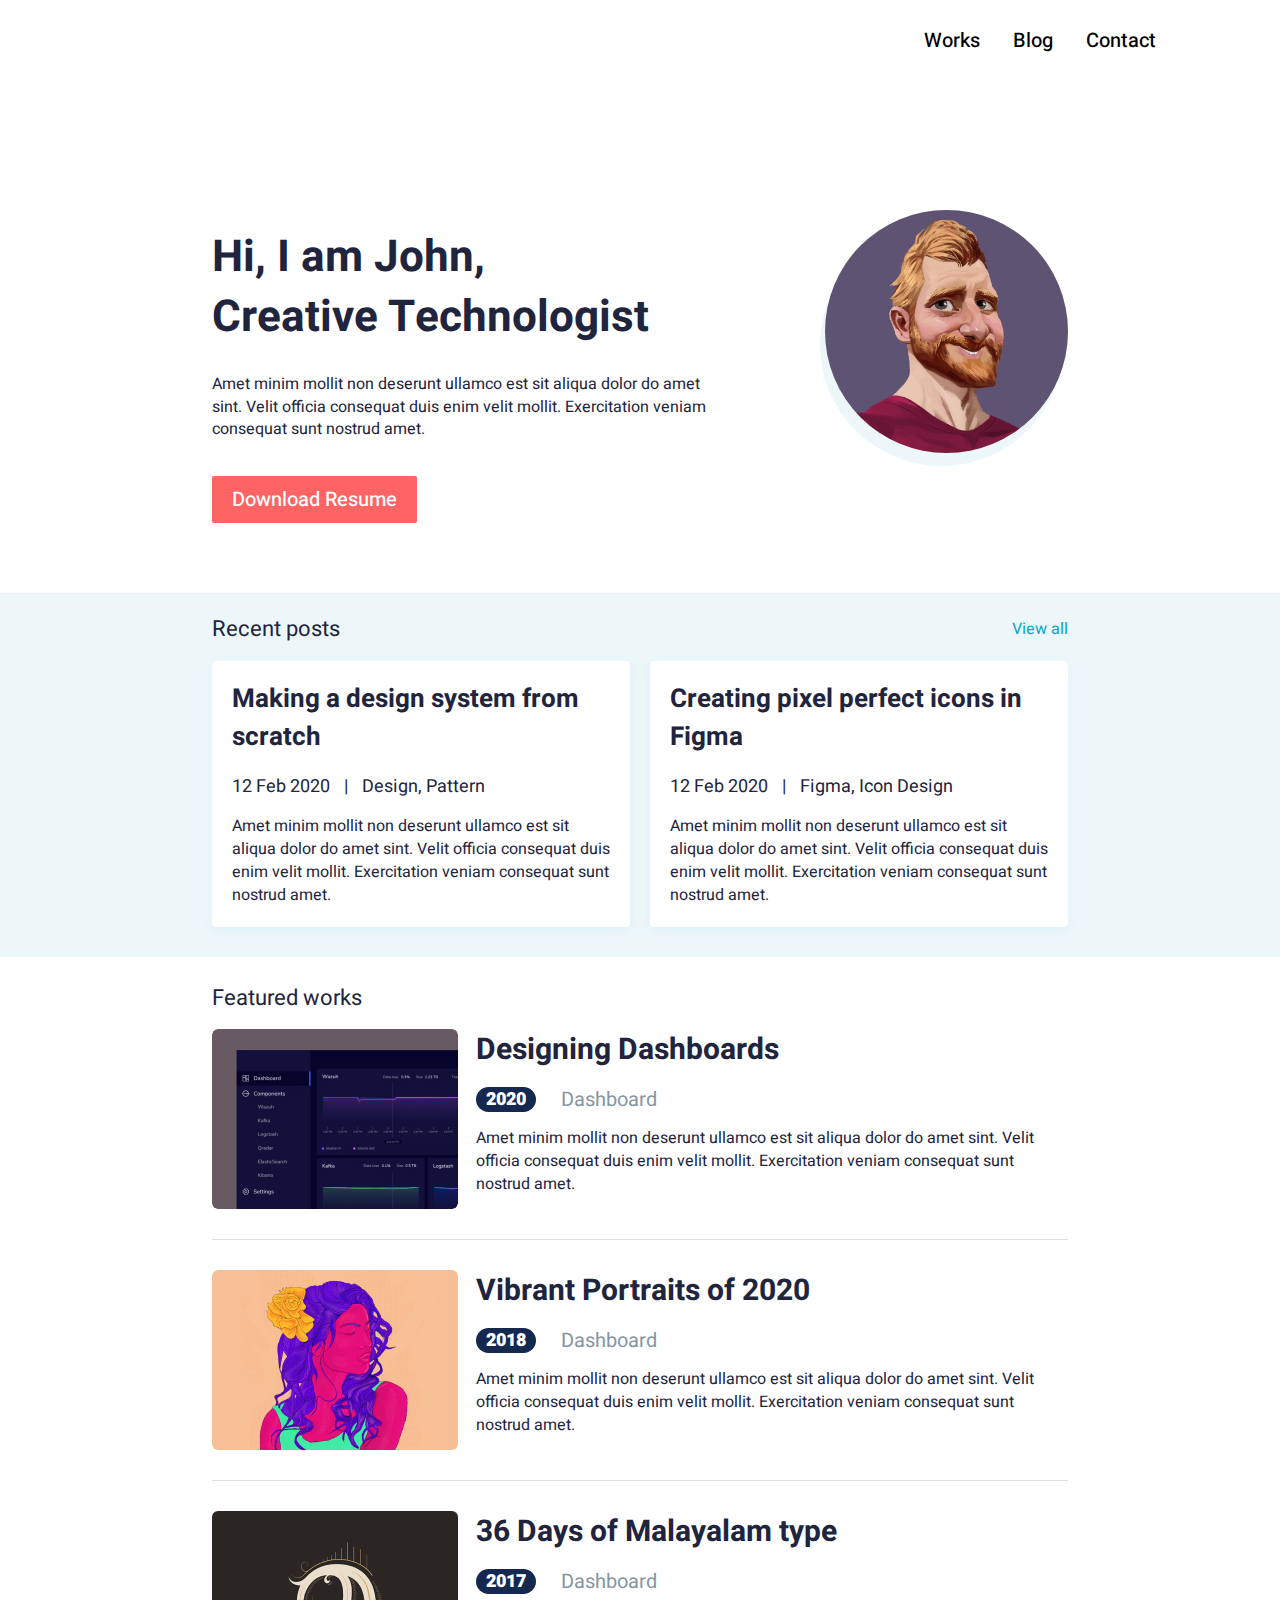
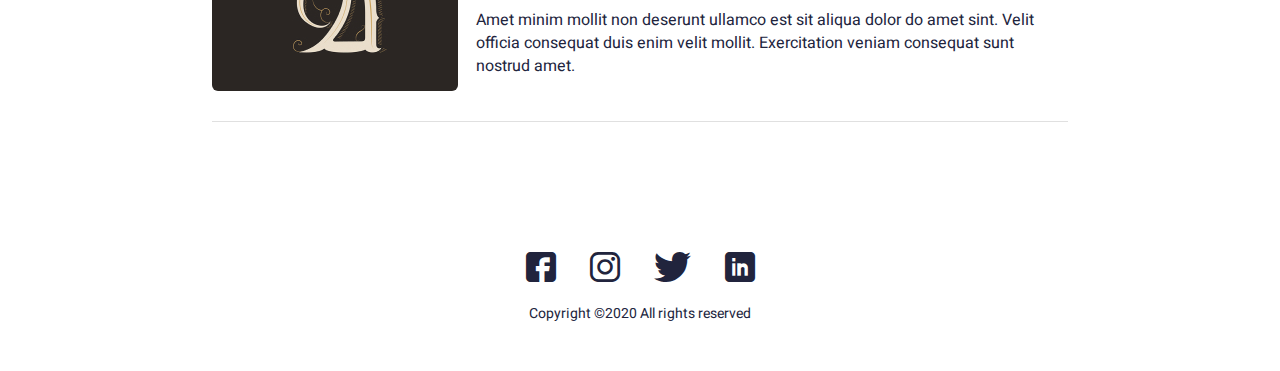
<file: index.html>
<!DOCTYPE html>
<html lang="ru">
	 <head>
	<title>HomePage</title>
	<meta charset="UTF-8">
	<meta name="format-detection" content="telephone=no">
	<link rel="stylesheet" href="css/style.min.css">
	<link rel="shortcut icon" href="favicon.ico">
	<!-- <meta name="robots" content="noindex, nofollow"> -->
	<!-- <meta name="viewport" content="width=device-width, initial-scale=1.0, maximum-scale=1.0, user-scalable=0"> -->
	<meta name="viewport" content="width=device-width, initial-scale=1.0">
</head>
	<body>
		<div class="wrapper">
			<header class="header">
	<div class="header__content">
		<div class="header__menu menu">
			<div class="menu__icon icon-menu">
				<span></span>
				<span></span>
				<span></span>
			</div>
			<nav class="menu__body">
				<ul class="menu__list">
					<li><a href="works.html" class="menu__link ">Works</a></li>
					<li><a href="blog.html" class="menu__link ">Blog</a></li>
					<li><a href="article.html" class="menu__link ">Contact</a></li>
				</ul>
			</nav>
		</div>
	</div>
</header>
			<main class="page">
				<section class="hello">
					<div class="hello__container _container">
						<div class="hello__content">
							<h1 class="hello__title title">Hi, I am John,<br>Creative Technologist</h1>
							<div class="hello__text text">
								Amet minim mollit non deserunt ullamco est sit aliqua dolor do amet sint. Velit officia consequat duis enim velit mollit. Exercitation veniam consequat sunt nostrud amet.
							</div>
							<a href="" class="hello__btn btn">Download Resume</a>
						</div>
						<img class="hello__avatar" src="img/avatar.jpg" alt="">
					</div>
				</section>
				<section class="recent-posts">
					<div class="recent-posts__container _container">
						<div class="recent-posts__header">
							<div class="recent-posts__title title-posts">Recent posts</div>
							<a href="" class="recent-posts__view-all">View all</a>
						</div>
						<div class="recent-posts__items">
							<div class="recent-posts__column">
								<article class="recent-posts__item recent-post">
									<a href="" class="recent-post__title">Making a design system from scratch</a>
									<div class="recent-post__info">12 Feb 2020 <span>|</span> Design, Pattern</div>
									<div class="recent-post__text text">
										Amet minim mollit non deserunt ullamco est sit aliqua dolor do amet sint. Velit officia consequat duis enim velit mollit. Exercitation veniam consequat sunt nostrud amet.
									</div>
								</article>
							</div>
							<div class="recent-posts__column">
								<article class="recent-posts__item recent-post">
									<a href="" class="recent-post__title">Creating pixel perfect icons in Figma</a>
									<div class="recent-post__info">12 Feb 2020 <span>|</span> Figma, Icon Design</div>
									<div class="recent-post__text text">
										Amet minim mollit non deserunt ullamco est sit aliqua dolor do amet sint. Velit officia consequat duis enim velit mollit. Exercitation veniam consequat sunt nostrud amet.
									</div>
								</article>
							</div>
						</div>
					</div>
				</section>
				<section class="featured-works">
					<div class="featured-works__container _container">
						<div class="featured-works__title title-posts">Featured works</div>
						<div class="featured-works__items works">
							<article class="works__item">
								<a href="" class="works__image _ibg">
									<img src="img/works/01.jpg" alt="Work #1">
								</a>
								<div class="works__body">
									<a href="" class="works__title">Designing Dashboards</a>
									<div class="works__info">
										<div class="works__year">2020</div>
										<div class="works__category">Dashboard</div>
									</div>
									<div class="works__text text">
										Amet minim mollit non deserunt ullamco est sit aliqua dolor do amet sint. Velit officia consequat duis enim velit mollit. Exercitation veniam consequat sunt nostrud amet.
									</div>
								</div>
							</article>
							<article class="works__item">
								<a href="" class="works__image _ibg">
									<img src="img/works/02.jpg" alt="Work #1">
								</a>
								<div class="works__body">
									<a href="" class="works__title">Vibrant Portraits of 2020</a>
									<div class="works__info">
										<div class="works__year">2018</div>
										<div class="works__category">Dashboard</div>
									</div>
									<div class="works__text text">
										Amet minim mollit non deserunt ullamco est sit aliqua dolor do amet sint. Velit officia consequat duis enim velit mollit. Exercitation veniam consequat sunt nostrud amet.
									</div>
								</div>
							</article>
							<article class="works__item">
								<a href="" class="works__image _ibg">
									<img src="img/works/03.jpg" alt="Work #1">
								</a>
								<div class="works__body">
									<a href="" class="works__title">36 Days of Malayalam type</a>
									<div class="works__info">
										<div class="works__year">2017</div>
										<div class="works__category">Dashboard</div>
									</div>
									<div class="works__text text">
										Amet minim mollit non deserunt ullamco est sit aliqua dolor do amet sint. Velit officia consequat duis enim velit mollit. Exercitation veniam consequat sunt nostrud amet.
									</div>
								</div>
							</article>
						</div>
					</div>
				</section>
			</main>
			<footer class="footer">
	<div class="footer__content _container">
		<div class="footer__social social">
			<a href="" class="social__item _icon-fb"></a>
			<a href="" class="social__item _icon-insta"></a>
			<a href="" class="social__item _icon-twitter"></a>
			<a href="" class="social__item _icon-linkedin"></a>
		</div>
		<div class="footer__copy">Copyright ©2020 All rights reserved</div>
	</div>
</footer>
		</div>
		<script src="js/vendors.min.js"></script>
<script src="js/app.min.js"></script>
	</body>
</html>
</file>
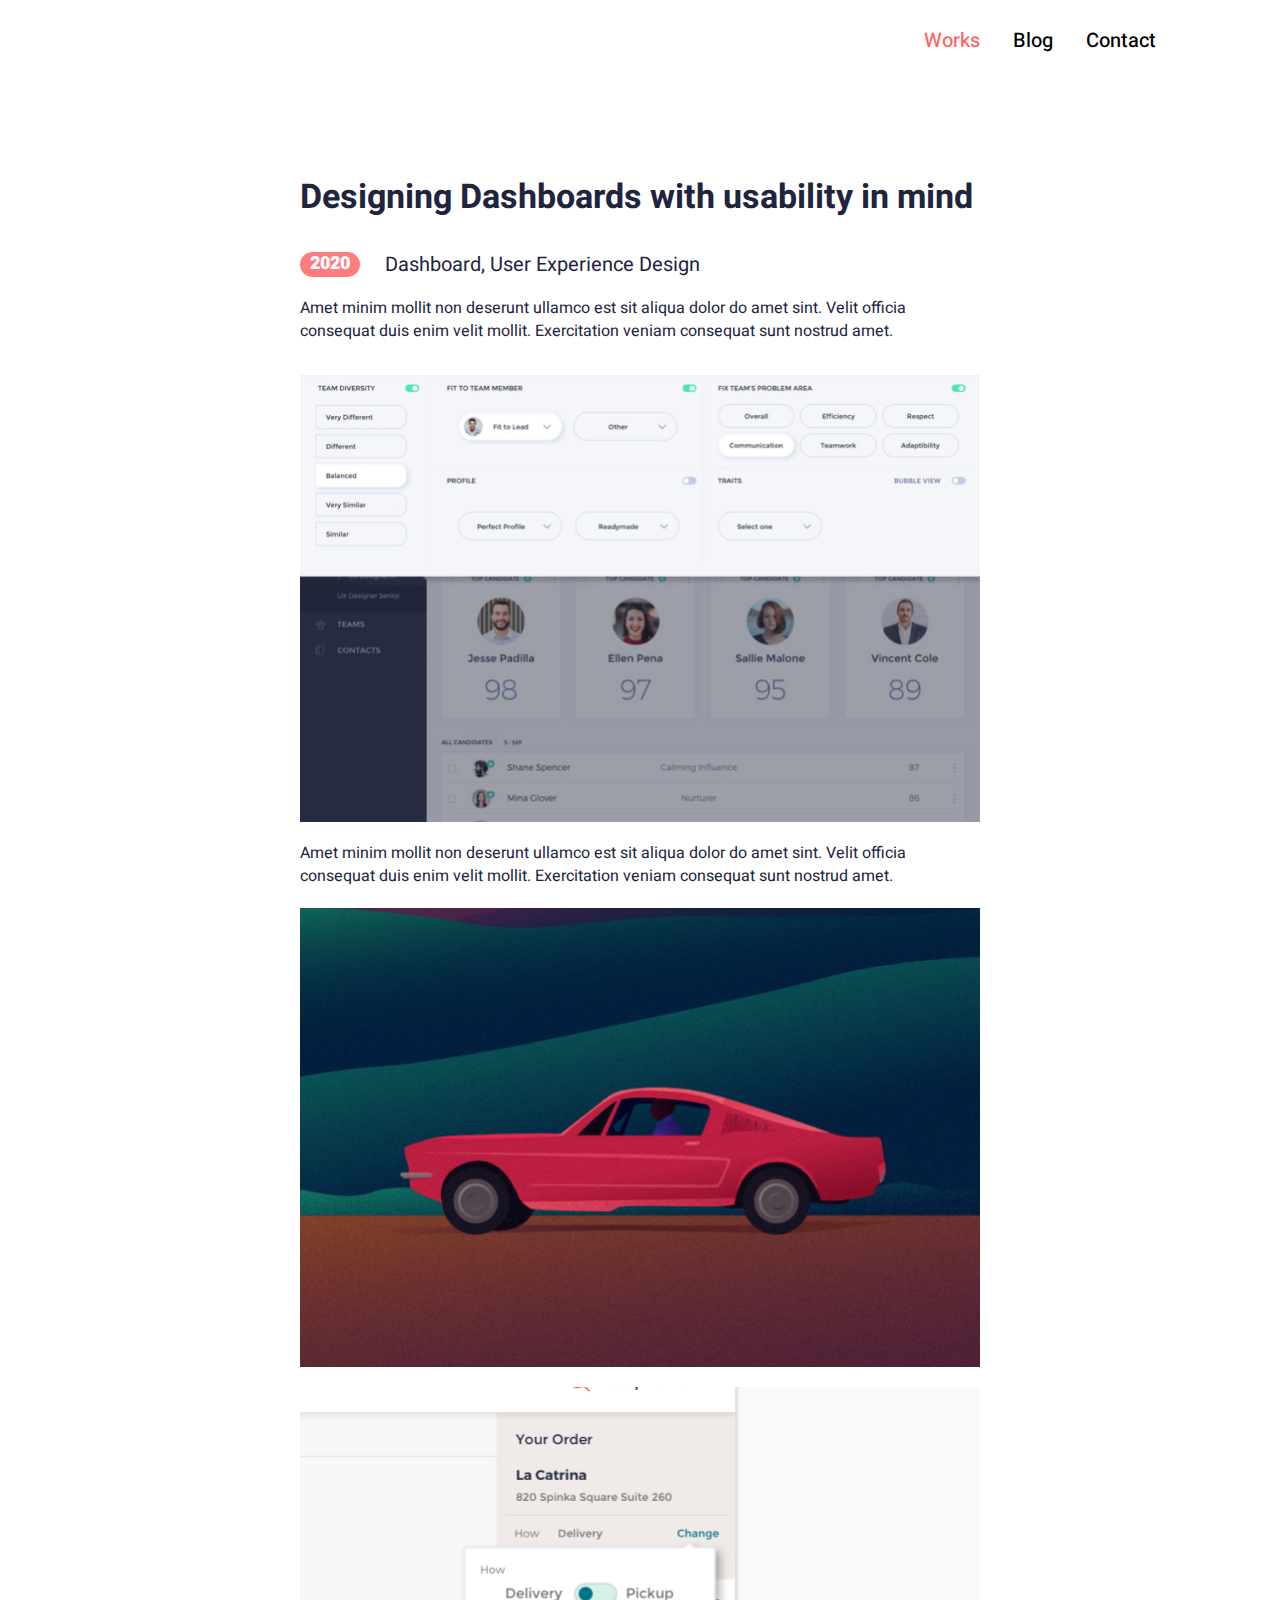
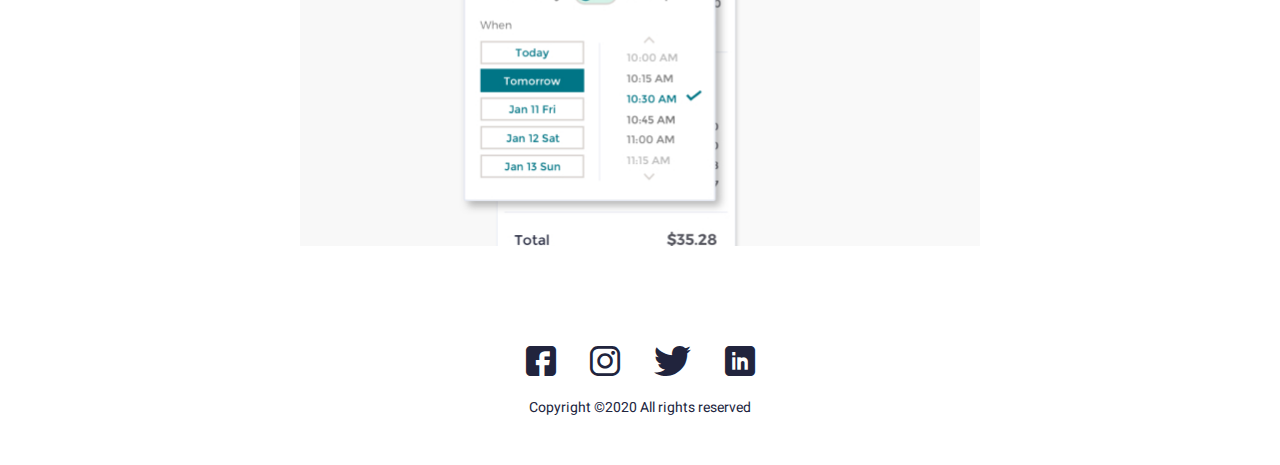
<file: article.html>
<!DOCTYPE html>
<html lang="ru">
	 <head>
	<title>Article</title>
	<meta charset="UTF-8">
	<meta name="format-detection" content="telephone=no">
	<link rel="stylesheet" href="css/style.min.css">
	<link rel="shortcut icon" href="favicon.ico">
	<!-- <meta name="robots" content="noindex, nofollow"> -->
	<!-- <meta name="viewport" content="width=device-width, initial-scale=1.0, maximum-scale=1.0, user-scalable=0"> -->
	<meta name="viewport" content="width=device-width, initial-scale=1.0">
</head>
	<body>
		<div class="wrapper">
			<header class="header">
	<div class="header__content">
		<div class="header__menu menu">
			<div class="menu__icon icon-menu">
				<span></span>
				<span></span>
				<span></span>
			</div>
			<nav class="menu__body">
				<ul class="menu__list">
					<li><a href="works.html" class="menu__link _active">Works</a></li>
					<li><a href="blog.html" class="menu__link ">Blog</a></li>
					<li><a href="article.html" class="menu__link ">Contact</a></li>
				</ul>
			</nav>
		</div>
	</div>
</header>
			<main class="page">
				<div class="article">
					<h1 class="article__title">Designing Dashboards with usability in mind</h1>
					<div class="article__info">
						<div class="article__year">2020</div>
						<div class="article__category">Dashboard, User Experience Design</div>
					</div>
					<div class="article__text">
						<p>
							Amet minim mollit non deserunt ullamco est sit aliqua dolor do amet sint. Velit officia consequat duis enim velit mollit. Exercitation veniam consequat sunt nostrud amet.
						</p>
						<img src="img/article/01.jpg" alt="">
						<p>
							Amet minim mollit non deserunt ullamco est sit aliqua dolor do amet sint. Velit officia consequat duis enim velit mollit. Exercitation veniam consequat sunt nostrud amet.
						</p>
						<img src="img/article/02.jpg" alt="">
						<img src="img/article/03.jpg" alt="">
					</div>
				</div>
			</main>
			<footer class="footer">
	<div class="footer__content _container">
		<div class="footer__social social">
			<a href="" class="social__item _icon-fb"></a>
			<a href="" class="social__item _icon-insta"></a>
			<a href="" class="social__item _icon-twitter"></a>
			<a href="" class="social__item _icon-linkedin"></a>
		</div>
		<div class="footer__copy">Copyright ©2020 All rights reserved</div>
	</div>
</footer>
		</div>
		<script src="js/vendors.min.js"></script>
<script src="js/app.min.js"></script>
	</body>
</html>
</file>
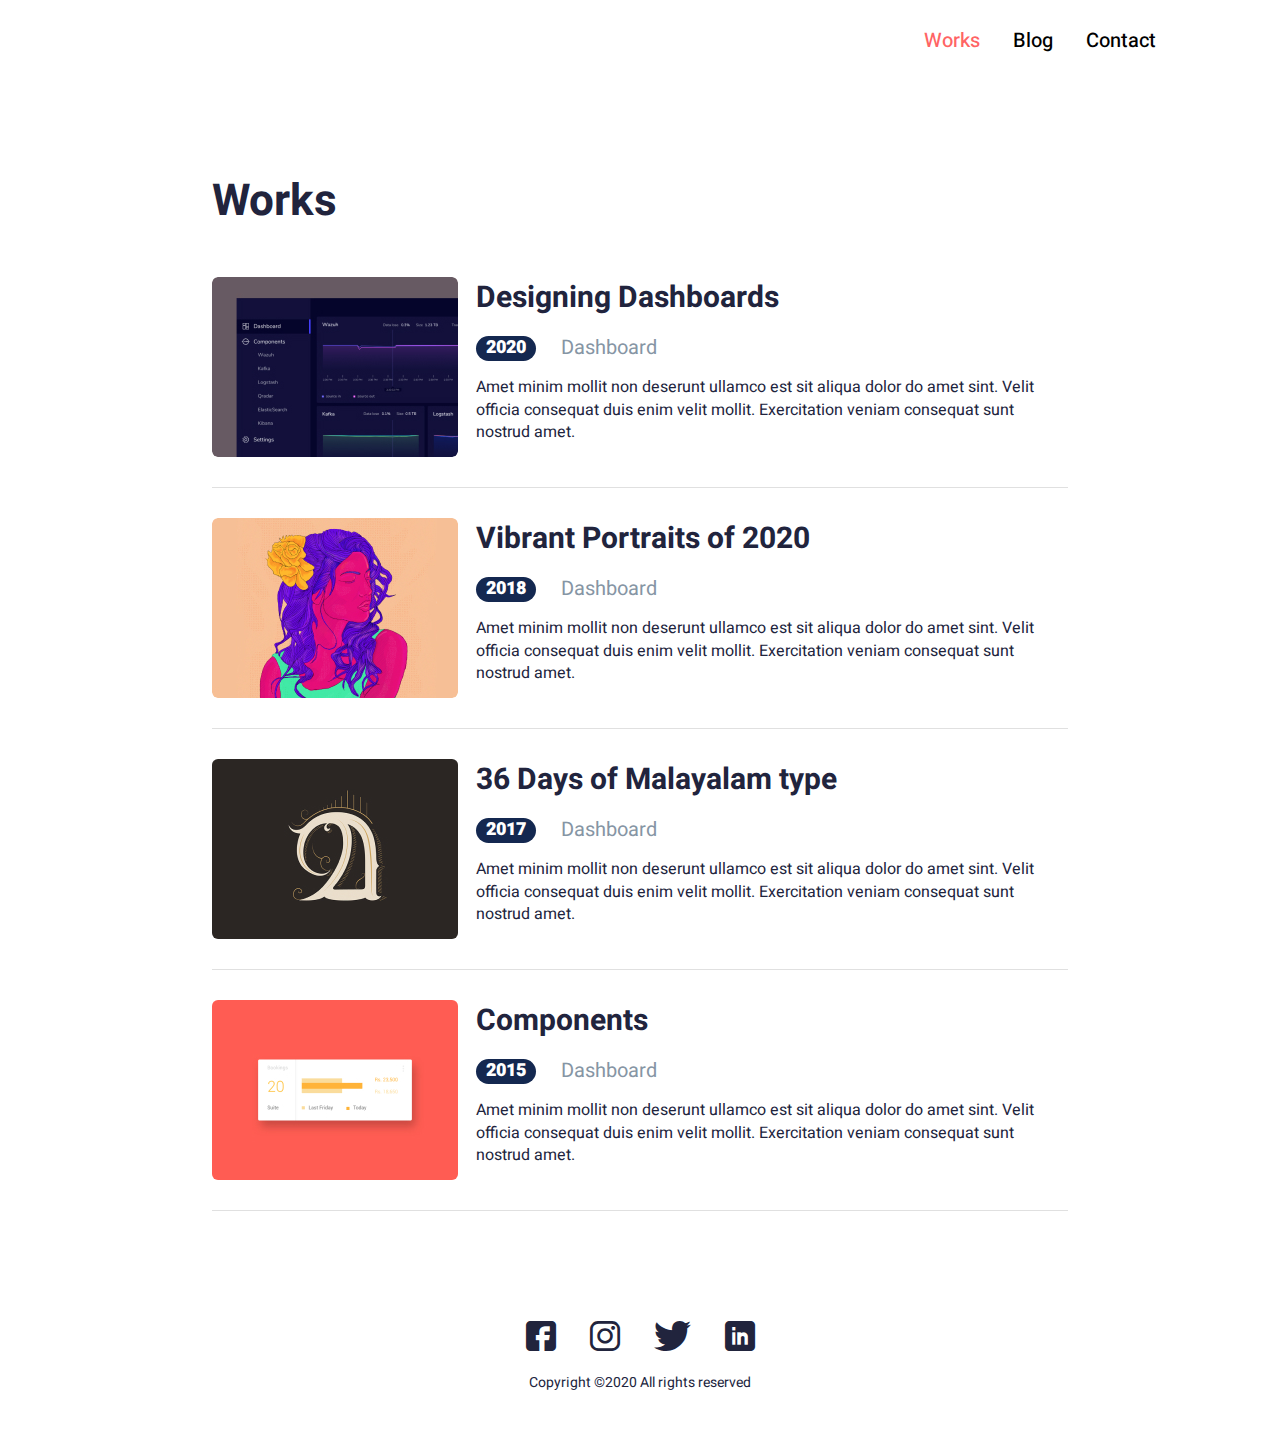
<file: works.html>
<!DOCTYPE html>
<html lang="ru">
	 <head>
	<title>Works</title>
	<meta charset="UTF-8">
	<meta name="format-detection" content="telephone=no">
	<link rel="stylesheet" href="css/style.min.css">
	<link rel="shortcut icon" href="favicon.ico">
	<!-- <meta name="robots" content="noindex, nofollow"> -->
	<!-- <meta name="viewport" content="width=device-width, initial-scale=1.0, maximum-scale=1.0, user-scalable=0"> -->
	<meta name="viewport" content="width=device-width, initial-scale=1.0">
</head>
	<body>
		<div class="wrapper">
			<header class="header">
	<div class="header__content">
		<div class="header__menu menu">
			<div class="menu__icon icon-menu">
				<span></span>
				<span></span>
				<span></span>
			</div>
			<nav class="menu__body">
				<ul class="menu__list">
					<li><a href="works.html" class="menu__link _active">Works</a></li>
					<li><a href="blog.html" class="menu__link ">Blog</a></li>
					<li><a href="article.html" class="menu__link ">Contact</a></li>
				</ul>
			</nav>
		</div>
	</div>
</header>
			<main class="page">
				<div class="works page__container _container">
					<h1 class="works__main-title title">Works</h1>
					<div class="works__items">
						<article class="works__item">
							<a href="" class="works__image _ibg">
								<img src="img/works/01.jpg" alt="Work #1">
							</a>
							<div class="works__body">
								<a href="" class="works__title">Designing Dashboards</a>
								<div class="works__info">
									<div class="works__year">2020</div>
									<div class="works__category">Dashboard</div>
								</div>
								<div class="works__text text">
									Amet minim mollit non deserunt ullamco est sit aliqua dolor do amet sint. Velit officia consequat duis enim velit mollit. Exercitation veniam consequat sunt nostrud amet.
								</div>
							</div>
						</article>
						<article class="works__item">
							<a href="" class="works__image _ibg">
								<img src="img/works/02.jpg" alt="Work #1">
							</a>
							<div class="works__body">
								<a href="" class="works__title">Vibrant Portraits of 2020</a>
								<div class="works__info">
									<div class="works__year">2018</div>
									<div class="works__category">Dashboard</div>
								</div>
								<div class="works__text text">
									Amet minim mollit non deserunt ullamco est sit aliqua dolor do amet sint. Velit officia consequat duis enim velit mollit. Exercitation veniam consequat sunt nostrud amet.
								</div>
							</div>
						</article>
						<article class="works__item">
							<a href="" class="works__image _ibg">
								<img src="img/works/03.jpg" alt="Work #1">
							</a>
							<div class="works__body">
								<a href="" class="works__title">36 Days of Malayalam type</a>
								<div class="works__info">
									<div class="works__year">2017</div>
									<div class="works__category">Dashboard</div>
								</div>
								<div class="works__text text">
									Amet minim mollit non deserunt ullamco est sit aliqua dolor do amet sint. Velit officia consequat duis enim velit mollit. Exercitation veniam consequat sunt nostrud amet.
								</div>
							</div>
						</article>
						<article class="works__item">
							<a href="" class="works__image _ibg">
								<img src="img/works/04.jpg" alt="Work #1">
							</a>
							<div class="works__body">
								<a href="" class="works__title">Components</a>
								<div class="works__info">
									<div class="works__year">2015</div>
									<div class="works__category">Dashboard</div>
								</div>
								<div class="works__text text">
									Amet minim mollit non deserunt ullamco est sit aliqua dolor do amet sint. Velit officia consequat duis enim velit mollit. Exercitation veniam consequat sunt nostrud amet.
								</div>
							</div>
						</article>
					</div>
				</div>
			</main>
			<footer class="footer">
	<div class="footer__content _container">
		<div class="footer__social social">
			<a href="" class="social__item _icon-fb"></a>
			<a href="" class="social__item _icon-insta"></a>
			<a href="" class="social__item _icon-twitter"></a>
			<a href="" class="social__item _icon-linkedin"></a>
		</div>
		<div class="footer__copy">Copyright ©2020 All rights reserved</div>
	</div>
</footer>
		</div>
		<script src="js/vendors.min.js"></script>
<script src="js/app.min.js"></script>
	</body>
</html>
</file>
<file: css/style.min.css>
@charset "UTF-8";
@import url("https://fonts.googleapis.com/css?family=Heebo:regular,500,700,900&display=swap");
@font-face {
  font-family: "icons";
  font-display: swap;
  src: url("../fonts/icons.woff") format("woff"), url("../fonts/icons.woff2") format("woff2");
  font-weight: 400;
  font-style: normal;
}
@font-face {
  font-family: "icons";
  font-display: swap;
  src: url("../fonts/icons.woff") format("woff"), url("../fonts/icons.woff2#icons") format("woff2");
  font-weight: normal;
  font-style: normal;
  font-display: block;
}
[class^=_icon-]:before,
[class*=" _icon-"]:before {
  font-family: "icons";
  font-style: normal;
  font-weight: normal;
  font-variant: normal;
  text-transform: none;
  line-height: 1;
  -webkit-font-smoothing: antialiased;
  -moz-osx-font-smoothing: grayscale;
}

[class^=_icon-]:before,
[class*=" _icon-"]:before {
  display: block;
}

._icon-fb:before {
  content: "\e900";
}

._icon-insta:before {
  content: "\e901";
}

._icon-linkedin:before {
  content: "\e902";
}

._icon-twitter:before {
  content: "\e903";
}

* {
  padding: 0px;
  margin: 0px;
  border: 0px;
}

*,
*:before,
*:after {
  -moz-box-sizing: border-box;
  -webkit-box-sizing: border-box;
  box-sizing: border-box;
}

:focus,
:active {
  outline: none;
}

a:focus,
a:active {
  outline: none;
}

aside,
nav,
footer,
header,
section {
  display: block;
}

html,
body {
  height: 100%;
  min-width: 320px;
}

body {
  line-height: 1;
  font-family: "Heebo";
  -ms-text-size-adjust: 100%;
  -moz-text-size-adjust: 100%;
  -webkit-text-size-adjust: 100%;
}

input,
button,
textarea {
  font-family: "Heebo";
}

input::-ms-clear {
  display: none;
}

button {
  cursor: pointer;
}

button::-moz-focus-inner {
  padding: 0;
  border: 0;
}

a,
a:visited {
  text-decoration: none;
}

a:hover {
  text-decoration: none;
}

ul li {
  list-style: none;
}

img {
  vertical-align: top;
}

h1,
h2,
h3,
h4,
h5,
h6 {
  font-weight: inherit;
  font-size: inherit;
}

body {
  color: #21243d;
  font-size: 14px;
}
body._lock {
  overflow: hidden;
}

.wrapper {
  width: 100%;
  min-height: 100%;
  overflow: hidden;
  display: flex;
  flex-direction: column;
}
._container {
  max-width: 856px;
  margin: 0 auto;
}
@media (max-width: 868px) {
  ._container {
    max-width: 750px;
  }
}
@media (max-width: 991.98px) {
  ._container {
    max-width: none;
    padding: 0 10px;
  }
}

.btn {
  background-color: #ff6464;
  border-radius: 2px;
  font-weight: 500;
  font-size: 20px;
  color: #fff;
  line-height: 145%;
  height: 47px;
  display: inline-flex;
  align-items: center;
  justify-content: center;
  text-align: center;
  padding: 0px 20px;
  transition: background-color 0.3s ease 0s;
}
@media (min-width: 992px) {
  .btn:hover {
    background-color: #bb4949;
  }
}
.btn._fw {
  width: 100%;
}

.select {
  position: relative;
}
.select__item {
  position: relative;
}
.select__title {
  color: #000;
  border: 1px solid #d9d9d9;
  background-color: #fff;
  cursor: pointer;
  border-radius: 4px;
}
@media (max-width: 991.98px) {
  .select__title {
    font-size: 18px;
  }
}
.select__value {
  display: flex;
  font-size: 14px;
  height: 30px;
  padding: 0px 15px;
  align-items: center;
  justify-content: space-between;
  flex-direction: row-reverse;
}
.select__value span {
  height: 1em;
  overflow: hidden;
  display: -webkit-box;
  -webkit-line-clamp: 1;
  -webkit-box-orient: vertical;
}
.select__value:before {
  content: "";
  display: inline-block;
  transition: all 0.3s ease 0s;
  width: 11px;
  height: 7px;
  background: url("../img/icons/select.svg") center/100% no-repeat;
}
.select__input {
  width: 100%;
  background-color: transparent;
  height: 100%;
}
.select__options {
  color: #000;
  display: none;
  position: absolute;
  top: 29px;
  border-radius: 0 0 4px 4px;
  min-width: 100%;
  left: 0;
  background-color: #fff;
  border-top: 0;
  border: 1px solid #d9d9d9;
  border-top: 0;
  font-size: 14px;
  padding: 10px 0px 5px 0px;
}
@media (max-width: 991.98px) {
  .select__options {
    font-size: 18px;
  }
}
.select__option {
  cursor: pointer;
  padding: 5px 15px;
  margin: 0px 0px 0px 0px;
}
@media (min-width: 992px) {
  .select__option:hover {
    background: #d9d9d9;
  }
}
.select._active {
  z-index: 5;
}
.select._active .select__value:before {
  transform: rotate(-180deg);
}
.select._active .select__options {
  display: block;
}

input[type=text],
input[type=email],
input[type=tel],
textarea {
  -webkit-appearance: none;
  -moz-appearance: none;
  appearance: none;
}

.input {
  border-radius: 0 !important;
  width: 100%;
  display: block;
  padding: 0px 20px;
}
textarea.input {
  resize: none;
  padding: 0px 0px;
}

.checkbox {
  position: relative;
}
.checkbox__input {
  position: absolute;
  width: 0;
  height: 0;
  opacity: 0;
  visibility: hidden;
}
.checkbox__input:checked + .checkbox__text:before {
  background: #fff url("../img/icons/check.svg") center no-repeat;
}
.checkbox__text {
  display: inline-flex;
  align-items: center;
  position: relative;
  font-size: 16px;
  color: #ffffff;
  letter-spacing: -0.3px;
  line-height: 1.25;
  cursor: pointer;
}
.checkbox__text:before {
  content: "";
  align-self: flex-start;
  margin: 0px 14px 0px 0px;
  flex: 0 0 20px;
  left: 0;
  top: 0;
  width: 20px;
  height: 18px;
  background: #fff;
  border: 1px solid #a7a9ac;
}
.checkbox a {
  color: #fff;
  text-decoration: underline;
}
@media (min-width: 992px) {
  .checkbox a:hover {
    text-decoration: none;
  }
}
.checkbox._error .checkbox__text:before {
  border: 1px solid #ee1212;
}

.options {
  display: flex;
  flex-direction: column;
  align-items: flex-start;
}
.options__item {
  position: relative;
  cursor: pointer;
}
.options__input {
  position: absolute;
  width: 0;
  height: 0;
  opacity: 0;
  left: 0;
  top: 0;
  visibility: hidden;
}
.options__input:checked + .options__text:after {
  transform: scale(1);
}
.options__text {
  display: inline-flex;
  align-items: center;
  position: relative;
  font-size: 16px;
  color: #ffffff;
  letter-spacing: -0.3px;
  line-height: 1.25;
}
.options__text:before {
  content: "";
  align-self: flex-start;
  margin: 0px 14px 0px 0px;
  flex: 0 0 20px;
  left: 0;
  top: 0;
  border-radius: 50%;
  width: 20px;
  height: 18px;
  background: #fff;
  border: 1px solid #a7a9ac;
}
.options__text:after {
  content: "";
  transition: all 0.3s ease 0s;
  transform: scale(0);
  width: 10px;
  height: 10px;
  border-radius: 50%;
  background-color: #77243a;
  position: absolute;
  left: 5px;
  top: 4px;
}

.rating-block {
  display: table;
  font-size: 0;
}

.rating {
  display: inline-block;
  position: relative;
  vertical-align: middle;
}
.rating.edit .star {
  cursor: pointer;
}
.rating .star {
  width: 17px;
  height: 14px;
  display: inline-block;
  position: relative;
  z-index: 3;
}

.rating__line {
  position: absolute;
  width: 85px;
  height: 14px;
  top: 0;
  left: 0;
  background: url("../img/icons/bg_rating.svg") 0 0 no-repeat;
  z-index: 1;
  background-size: 85px 100%;
}

.rating__activeline {
  position: absolute;
  width: 0px;
  height: 14px;
  top: 0;
  left: 0;
  background: url("../img/icons/bg_rating_active.svg") 0 0 no-repeat;
  z-index: 2;
  background-size: 85px 100%;
}

.rating__value {
  display: inline-block;
  color: #1b3139;
  font-size: 14px;
  line-height: 13px;
  vertical-align: middle;
}

.quantity {
  width: 88px;
  height: 40px;
  display: flex;
  border: 1px solid rgba(166, 166, 166, 0.45);
}
.quantity__button {
  flex: 0 0 30px;
  position: relative;
  cursor: pointer;
}
.quantity__button::before, .quantity__button::after {
  content: "";
  position: absolute;
  top: 50%;
  left: 50%;
  transition: all 0.3s ease 0s;
  margin: 0px 0px 0px -4.5px;
  background-color: #a6a6a6;
  width: 9px;
  height: 1px;
}
@media (min-width: 991.98px) {
  .quantity__button:hover::before, .quantity__button:hover::after {
    background-color: rgba(0, 0, 0, 0.5);
  }
}
.quantity__button_plus::before {
  transform: rotate(-90deg);
}
.quantity__input {
  flex: 1 1 auto;
}
.quantity__input input {
  height: 100%;
  color: #a6a6a6;
  font-size: 12px;
  width: 100%;
  text-align: center;
}

.title {
  font-size: 44px;
  font-weight: 700;
  color: #21243d;
  line-height: 136.3636363636%;
}
@media (max-width: 767.98px) {
  .title {
    font-size: 32px;
  }
}

.text, .article__text p {
  font-size: 16px;
  line-height: 143.75%;
  color: #21243d;
}

.title-posts {
  font-size: 22px;
}
@media (max-width: 767.98px) {
  .title-posts {
    text-align: center;
    font-size: 18px;
  }
}

.row:after {
  display: block;
  content: "";
  clear: both;
}

.rub:after {
  content: "₽";
}

ol.counter {
  list-style-type: none;
  counter-reset: item;
}
ol.counter li {
  position: relative;
  padding: 0px 0px 0px 45px;
}
ol.counter li:before {
  counter-increment: item;
  content: counter(item);
  position: absolute;
  left: 0;
  top: 0;
  color: #818181;
  font-size: 14px;
  font-weight: 700;
  text-align: center;
  line-height: 26px;
  border-radius: 50%;
  width: 28px;
  height: 28px;
  border: 1px solid #4274bb;
}

.ellipsis {
  display: block;
  overflow: hidden;
  width: 100%;
  white-space: nowrap;
  text-overflow: ellipsis;
}

.es {
  overflow: hidden;
  white-space: nowrap;
  text-overflow: ellipsis;
}

.table {
  display: table;
  font-size: 0;
  width: 100%;
}

.trow {
  display: table-row;
}

.cell {
  display: table-cell;
}
.cell.full {
  width: 100%;
}

._ibg {
  position: relative;
}
._ibg img {
  position: absolute;
  width: 100%;
  height: 100%;
  top: 0;
  left: 0;
  object-fit: cover;
}

body.ie ._ibg {
  background-position: center;
  background-size: cover;
  background-repeat: no-repeat;
}
body.ie ._ibg img {
  width: 0;
  height: 0;
  opacity: 0;
  visibility: hidden;
}

.video {
  position: relative;
  overflow: hidden;
  height: 0;
  padding-bottom: 56.25%;
}
.video video,
.video iframe,
.video object,
.video embed {
  position: absolute;
  top: 0;
  left: 0;
  width: 100%;
  height: 100%;
}

.videobg video,
.videobg iframe,
.videobg object,
.videobg embed {
  position: fixed;
  top: 50%;
  left: 50%;
  min-width: 100%;
  min-height: 100%;
  width: auto;
  height: auto;
  z-index: -100;
  transform: translateX(-50%) translateY(-50%);
  background-size: cover;
}

._more-content {
  transition: all 0.3s ease 0s;
  overflow: hidden;
}

._more-link {
  cursor: pointer;
}
._more-link span {
  font-style: normal;
}
._more-link span:first-child {
  display: block;
}
._more-link span:last-child {
  display: none;
}
._more-link._active span {
  font-style: normal;
}
._more-link._active span:first-child {
  display: none;
}
._more-link._active span:last-child {
  display: block;
}

#map {
  background: url("../img/icons/loading.gif") center/50px no-repeat;
}

._swiper {
  overflow: hidden;
}
._swiper .swiper-wrapper {
  width: 100%;
  height: 100%;
  box-sizing: content-box;
  display: flex;
  position: relative;
}
._swiper.swiper-container-vertical .swiper-wrapper {
  flex-direction: column;
}
._swiper.swiper-container-autoheight .swiper-wrapper {
  align-items: flex-start;
}

.swiper-container-initialized .swiper-slide {
  flex-shrink: 0;
}

.swiper-container-android .swiper-slide,
.swiper-container-android .swiper-wrapper {
  transform: translate3d(0px, 0, 0);
}

.swiper-button-lock {
  display: none !important;
}

._tabs-block {
  display: none;
}
._tabs-block._active {
  display: block;
}

.mirror {
  transform: scale(-1, 1);
}

.nicescroll-rails {
  z-index: 1000 !important;
}

._custom-scroll {
  position: fixed;
  right: 0;
  top: 0;
  width: 3px;
  height: 100%;
  z-index: 1000;
}
._custom-scroll__line {
  background-color: rgba(0, 0, 0, 0.5);
  border-radius: 3px 0 0 3px;
  position: relative;
  left: 0;
  top: 0;
  width: 100%;
}

.popup {
  -webkit-overflow-scrolling: touch;
  position: fixed;
  top: 0px;
  left: 0px;
  z-index: 100;
  padding: 30px 10px;
  width: 100%;
  height: 100%;
  visibility: hidden;
  transition: visibility 0.8s ease 0s;
}
.popup::before {
  content: "";
  background-color: rgba(0, 0, 0, 0.9);
  position: fixed;
  width: 100%;
  height: 100%;
  top: 0;
  left: 0;
  opacity: 0;
  transition: opacity 0.8s ease 0s;
}
.popup.show {
  visibility: visible;
  overflow: auto;
}
.popup.show::before {
  opacity: 1;
}
.popup.show .popup__body {
  transform: scale(1);
}
.popup._active {
  visibility: visible;
  overflow: auto;
}
.popup._active::before {
  opacity: 1;
}
.popup._active .popup__body {
  transition: all 0.3s ease 0.2s;
  transform: scale(1);
}
.popup__content {
  display: flex;
  flex-direction: column;
  align-items: center;
  min-height: 100%;
  flex: 1 1 auto;
  width: 100%;
  display: flex;
  justify-content: center;
  align-items: center;
}
.popup__body {
  transform: scale(0);
  transition: all 0.3s ease 0s;
  background-color: #fff;
  padding: 50px;
  width: 100%;
  max-width: 800px;
}
.popup__close {
  width: 15px;
  height: 15px;
  position: absolute;
  top: 0px;
  right: 0px;
  cursor: pointer;
  z-index: 30;
  background: url("../img/icons/close.svg") 0 0 no-repeat;
}

.header {
  position: relative;
  z-index: 100;
}
.header__content {
  max-width: 1052px;
  padding: 0px 10px;
  margin: 0px auto;
}
.header__menu {
  padding: 10px 0;
  height: 82px;
  align-items: center;
  display: flex;
  justify-content: flex-end;
}
@media (max-width: 767.98px) {
  .header__menu {
    height: 50px;
  }
}

@media (max-width: 767.98px) {
  .menu__body {
    transform: translate(0px, -100%);
    transition: transform 0.8s ease 0s;
    position: fixed;
    width: 100%;
    height: 100%;
    top: 0;
    left: 0;
    overflow: auto;
    padding: 70px 10px 30px 10px;
    background-color: rgba(255, 255, 255, 0.95);
  }
  .menu__body._active {
    transform: translate(0px, 0%);
  }
}
.menu__list li {
  margin: 0px 0px 30px 0px;
}
.menu__list li:last-child {
  margin: 0px 0px 0px 0px;
}
@media (min-width: 767.98px) {
  .menu__list {
    display: flex;
  }
  .menu__list li {
    margin: 0px 33px 0px 0px;
  }
}
.menu__link {
  font-size: 20px;
  font-weight: 500;
  color: #000;
  transition: color 0.3s ease 0s;
}
.menu__link._active {
  color: #ff6464;
}
@media (min-width: 991.98px) {
  .menu__link:hover {
    color: #ff6464;
  }
}
@media (max-width: 767.98px) {
  .menu__link {
    font-size: 40px;
    display: block;
    text-align: center;
  }
}

.icon-menu {
  display: none;
}
@media (max-width: 767.98px) {
  .icon-menu {
    display: block;
    position: relative;
    width: 30px;
    height: 18px;
    cursor: pointer;
    z-index: 5;
  }
  .icon-menu span {
    transition: all 0.3s ease 0s;
    top: calc(50% - 1px);
    left: 0px;
    position: absolute;
    width: 100%;
    height: 2px;
    background-color: #000;
  }
  .icon-menu span:first-child {
    top: 0px;
  }
  .icon-menu span:last-child {
    top: auto;
    bottom: 0px;
  }
  .icon-menu._active span {
    transform: scale(0);
  }
  .icon-menu._active span:first-child {
    transform: rotate(-45deg);
    top: calc(50% - 1px);
  }
  .icon-menu._active span:last-child {
    transform: rotate(45deg);
    bottom: calc(50% - 1px);
  }
}

.footer {
  text-align: center;
  padding: 50px 0;
}
@media (max-width: 767.98px) {
  .footer {
    padding: 30px 0;
  }
}
.footer__social {
  margin: 0px 0px 25px 0px;
}
.hello {
  padding: 38px 0px 70px 0px;
}
@media (max-width: 868px) {
  .hello {
    padding: 0px 0px 70px 0px;
  }
}
@media (max-width: 767.98px) {
  .hello {
    padding: 0px 0px 60px 0px;
  }
}
.hello__container {
  display: flex;
}
@media (max-width: 767.98px) {
  .hello__container {
    text-align: center;
    flex-direction: column-reverse;
  }
}
.hello__content {
  align-items: flex-start;
  padding: 18px 110px 0px 0px;
  flex: 1 1 auto;
}
.hello__content *:last-child {
  margin-bottom: 0;
}
@media (max-width: 868px) {
  .hello__content {
    padding: 18px 50px 0px 0px;
  }
}
@media (max-width: 767.98px) {
  .hello__content {
    padding: 0px 0px 0px 0px;
  }
}
.hello__title {
  margin: 0px 0px 25px 0px;
}
@media (max-width: 767.98px) {
  .hello__title {
    margin: 0px 0px 20px 0px;
  }
}
.hello__text {
  margin: 0px 0px 35px 0px;
}
@media (max-width: 767.98px) {
  .hello__text {
    padding: 0px 15px;
    margin: 0px 0px 25px 0px;
  }
}
.hello__btn {
  margin: 0px 0px 25px 0px;
}
@media (max-width: 767.98px) {
  .hello__btn {
    margin: 0px 0px 20px 0px;
  }
}
.hello__avatar {
  flex: 0 0 243px;
  height: 243px;
  position: relative;
  border-radius: 50%;
  box-shadow: -5px 13px 0px 0px #edf7fa;
}
.hello__avatar img {
  max-width: 100%;
}
@media (max-width: 767.98px) {
  .hello__avatar {
    width: 170px;
    height: 170px;
    margin: 0px 0px 40px 0px;
  }
}

.recent-posts {
  background: #edf7fa;
  padding: 25px 0px 13px 0px;
}
@media (max-width: 767.98px) {
  .recent-posts {
    padding: 25px 0px 23px 0px;
  }
}
.recent-posts__header {
  display: flex;
  margin: 0px 0px 20px 0px;
}
.recent-posts__title {
  padding: 0px 20px 0px 0px;
  flex: 1 1 auto;
}
.recent-posts__view-all {
  flex: 0 0 auto;
  font-size: 16px;
  line-height: 23px;
  color: #00a8cc;
}
@media (max-width: 767.98px) {
  .recent-posts__view-all {
    display: none;
  }
}
.recent-posts__items {
  margin: 0px -10px;
}
@media (min-width: 767.98px) {
  .recent-posts__items {
    display: flex;
  }
}
.recent-posts__column {
  flex: 0 1 50%;
  padding: 0px 10px;
  margin: 0px 0px 17px 0px;
}
.recent-post {
  height: 100%;
  background-color: #fff;
  box-shadow: 0px 4px 10px rgba(187, 225, 250, 0.25);
  border-radius: 4px;
  padding: 20px;
}
@media (max-width: 767.98px) {
  .recent-post {
    padding: 15px;
  }
}
.recent-post *:last-child {
  margin-bottom: 0;
}
.recent-post__title {
  display: inline-block;
  color: inherit;
  font-size: 26px;
  font-weight: 700;
  line-height: 146.1538461538%;
  transition: color 0.3s ease 0s;
  margin: 0px 0px 17px 0px;
}
@media (min-width: 991.98px) {
  .recent-post__title:hover {
    color: #ff6464;
  }
}
@media (max-width: 767.98px) {
  .recent-post__title {
    font-size: 22px;
    margin: 0px 0px 10px 0px;
  }
}
.recent-post__info {
  margin: 0px 0px 15px 0px;
  font-size: 18px;
  line-height: 144.4444444444%;
}
.recent-post__info span {
  margin: 0px 10px;
}
@media (max-width: 767.98px) {
  .recent-post__info {
    font-size: 16px;
    margin: 0px 0px 10px 0px;
  }
}
.recent-post__text {
  margin: 0px 0px 15px 0px;
}

.featured-works {
  padding: 30px 0px 80px 0px;
}
@media (max-width: 767.98px) {
  .featured-works {
    padding: 30px 0px 30px 0px;
  }
}
.featured-works__title {
  margin: 0px 0px 20px 0px;
}
@media (max-width: 767.98px) {
  .featured-works__items {
    display: flex;
    overflow: auto;
  }
  .featured-works__items .works__item {
    flex: 0 0 90%;
    margin: 0px 15px 0px 0px;
  }
}

.works__items {
  padding: 0px 0px 60px 0px;
}
@media (max-width: 767.98px) {
  .works__items {
    padding: 0px 0px 30px 0px;
  }
}

.works__main-title {
  margin: 0px 0px 45px 0px;
}
@media (max-width: 767.98px) {
  .works__main-title {
    margin: 0px 0px 20px 0px;
  }
}

.works__item {
  padding: 0px 0px 30px 0px;
  margin: 0px 0px 30px 0px;
  border-bottom: 1px solid #e0e0e0;
}
.works__item:last-child {
  margin-bottom: 0;
}
@media (min-width: 767.98px) {
  .works__item {
    display: flex;
    align-items: flex-start;
  }
}

.works__image {
  flex: 0 0 246px;
  display: block;
  border-radius: 6px;
  min-height: 180px;
  overflow: hidden;
}
@media (max-width: 767.98px) {
  .works__image {
    margin: 0px 0px 17px 0px;
    padding: 0px 0px 60% 0px;
  }
}

.works__body {
  flex: 1 1 auto;
}
@media (min-width: 767.98px) {
  .works__body {
    padding: 0px 0px 0px 18px;
  }
}

.works__title {
  color: inherit;
  display: inline-block;
  font-size: 30px;
  font-weight: 700;
  line-height: 146.6666666667%;
  margin: 0px 0px 15px 0px;
  transition: color 0.3s ease 0s;
}
@media (max-width: 767.98px) {
  .works__title {
    font-size: 24px;
  }
}
@media (min-width: 991.98px) {
  .works__title:hover {
    color: #ff6464;
  }
}

.works__info {
  display: flex;
  align-items: center;
  margin: 0px 0px 15px 0px;
}

.works__year {
  background: #142850;
  border-radius: 16px;
  height: 25px;
  padding: 0px 10px;
  display: inline-flex;
  justify-content: center;
  align-items: center;
  color: #fff;
  font-weight: 900;
  font-size: 18px;
}

.works__category {
  color: #8695a4;
  font-size: 20px;
  margin: 0px 0px 0px 25px;
}

.blog {
  padding-bottom: 50px;
}
@media (max-width: 767.98px) {
  .blog {
    padding-bottom: 30px;
  }
}
.blog__title {
  margin: 0px 0px 50px 0px;
}
@media (max-width: 767.98px) {
  .blog__title {
    margin: 0px 0px 20px 0px;
  }
}
.blog__article-name {
  font-size: 30px;
  font-weight: 500;
  display: inline-block;
  line-height: 146.6666666667%;
  transition: color 0.3s ease 0s;
  margin: 0px 0px 10px 0px;
  color: inherit;
}
@media (min-width: 991.98px) {
  .blog__article-name:hover {
    color: #ff6464;
  }
}
@media (max-width: 767.98px) {
  .blog__article-name {
    font-size: 26px;
  }
}
.blog__item {
  border-bottom: 1px solid #e0e0e0;
  padding: 0px 0px 30px 0px;
  margin: 0px 0px 30px 0px;
}
.blog__item:last-child {
  margin: 0px 0px 0px 0px;
}
@media (max-width: 767.98px) {
  .blog__item {
    margin: 0px 0px 25px 0px;
    padding: 0px 0px 25px 0px;
  }
}
.blog__info {
  display: flex;
  font-size: 20px;
  margin: 0px 0px 10px 0px;
}
@media (max-width: 767.98px) {
  .blog__info {
    font-size: 16px;
  }
}
.blog__separator {
  margin: 0px 15px;
}
.blog__category {
  color: #8695a4;
}
.article {
  max-width: 700px;
  padding: 0px 10px 30px;
  margin: 0px auto;
}
.article__title {
  font-size: 34px;
  font-weight: 700;
  line-height: 147.0588235294%;
  margin: 0px 0px 30px 0px;
}
@media (max-width: 767.98px) {
  .article__title {
    font-size: 30px;
  }
}
.article__info {
  display: flex;
  margin: 0px 0px 20px 0px;
}
.article__year {
  background: #ff7c7c;
  border-radius: 16px;
  height: 25px;
  padding: 0px 10px;
  font-size: 18px;
  font-weight: 900;
  display: flex;
  justify-content: center;
  align-items: center;
  color: #fff;
}
.article__category {
  align-self: center;
  font-size: 20px;
  line-height: 125%;
  margin: 0px 0px 0px 25px;
}
@media (max-width: 767.98px) {
  .article__category {
    font-size: 18px;
  }
}
.article__text p {
  margin: 0px 0px 20px 0px;
}
.article__text img {
  max-width: 100%;
  margin: 0px 0px 20px 0px;
}

.page {
  padding: 90px 0px 0px 0px;
  flex: 1 1 auto;
}
@media (max-width: 767.98px) {
  .page {
    padding: 30px 0px 0px 0px;
  }
}

.social {
  display: flex;
  justify-content: center;
  align-items: center;
}
.social__item {
  transition: color 0.3s ease 0s;
  margin: 0px 17px;
  font-size: 30px;
  color: inherit;
}
@media (min-width: 991.98px) {
  .social__item:hover {
    color: #ff6464;
  }
}
</file>
